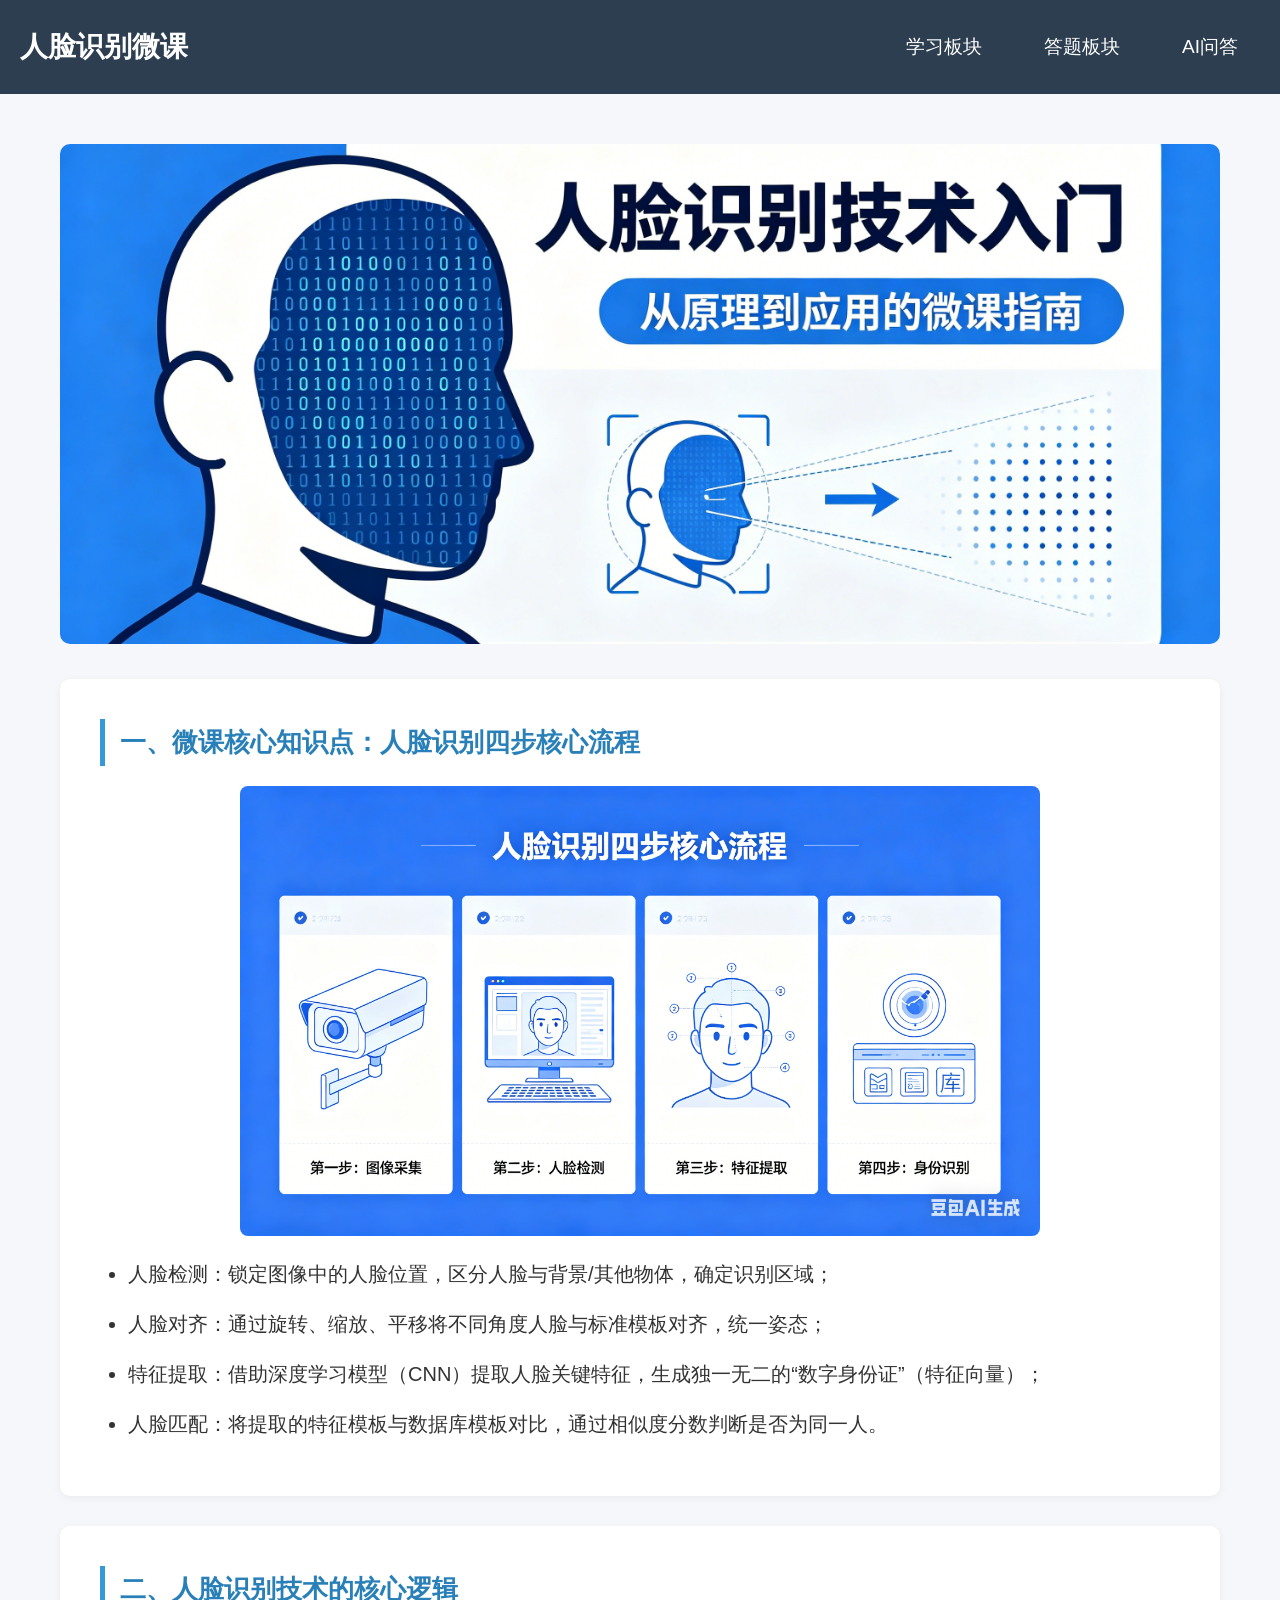
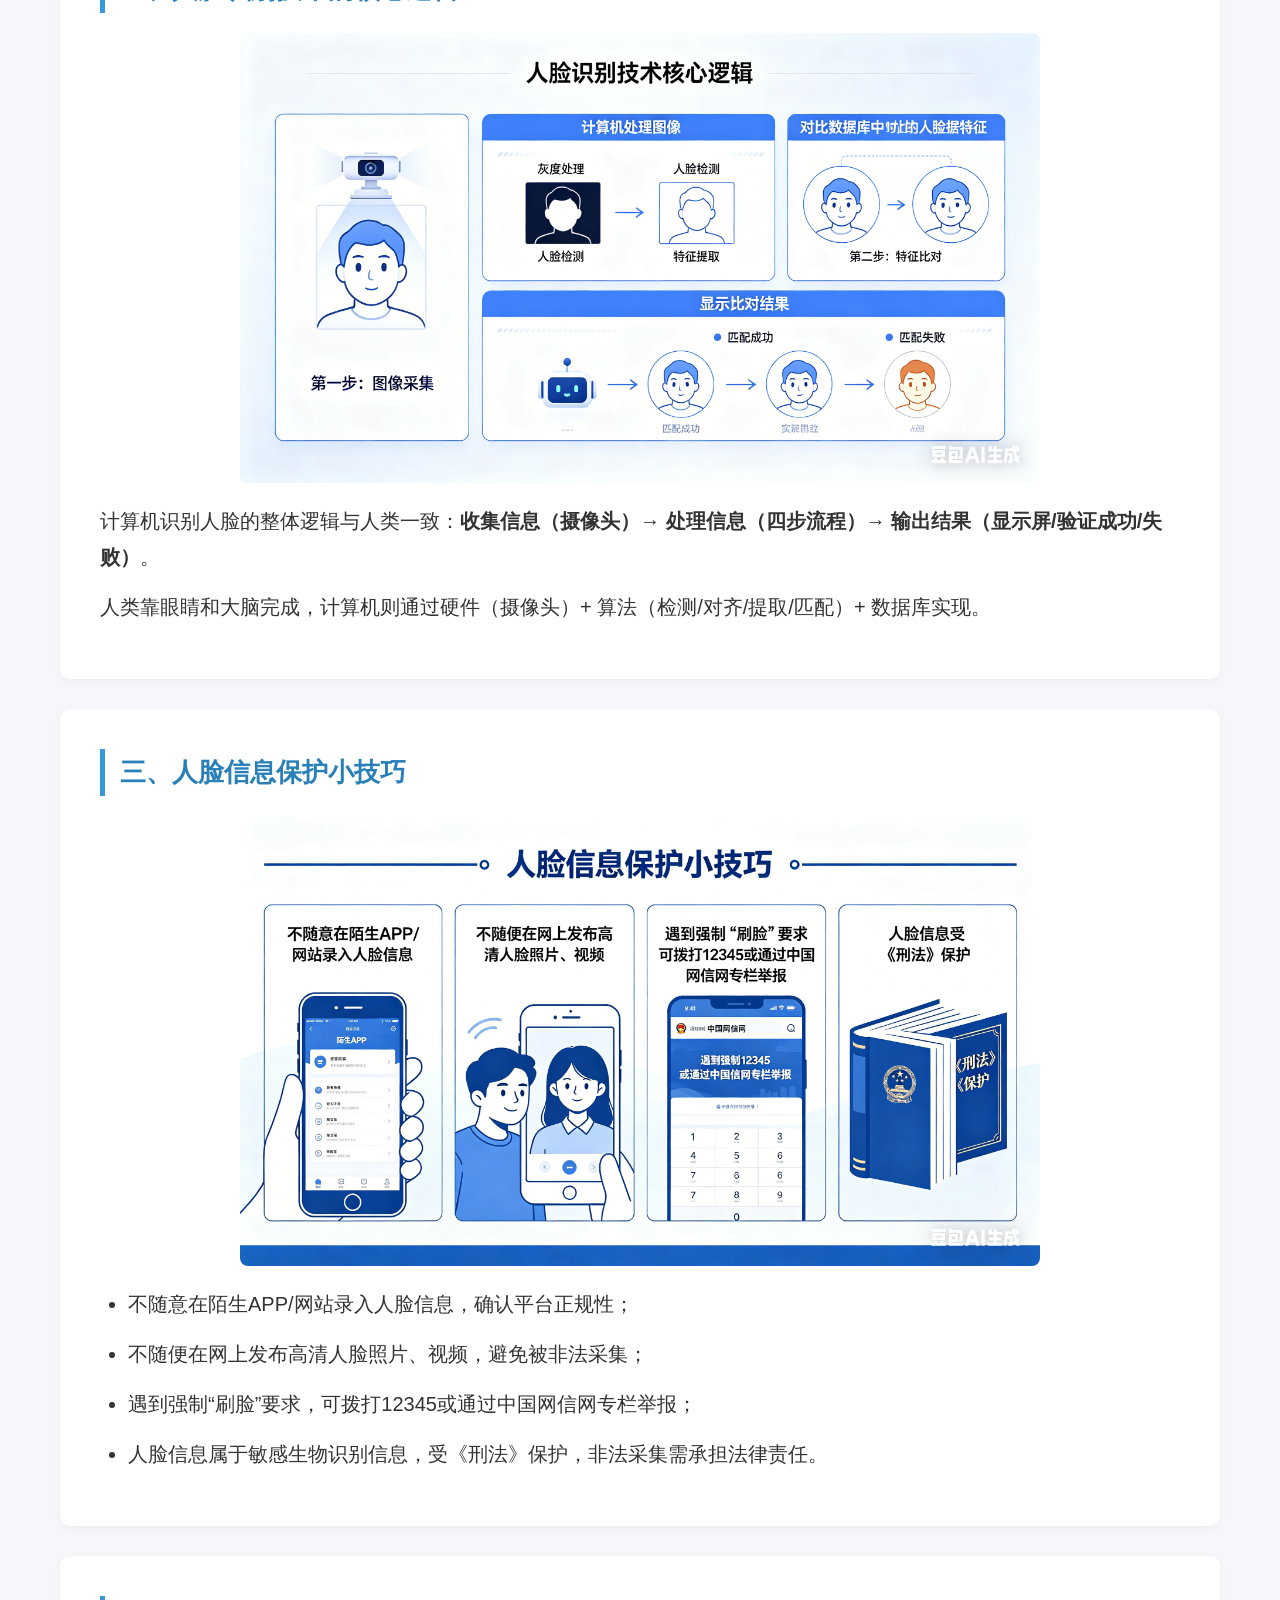
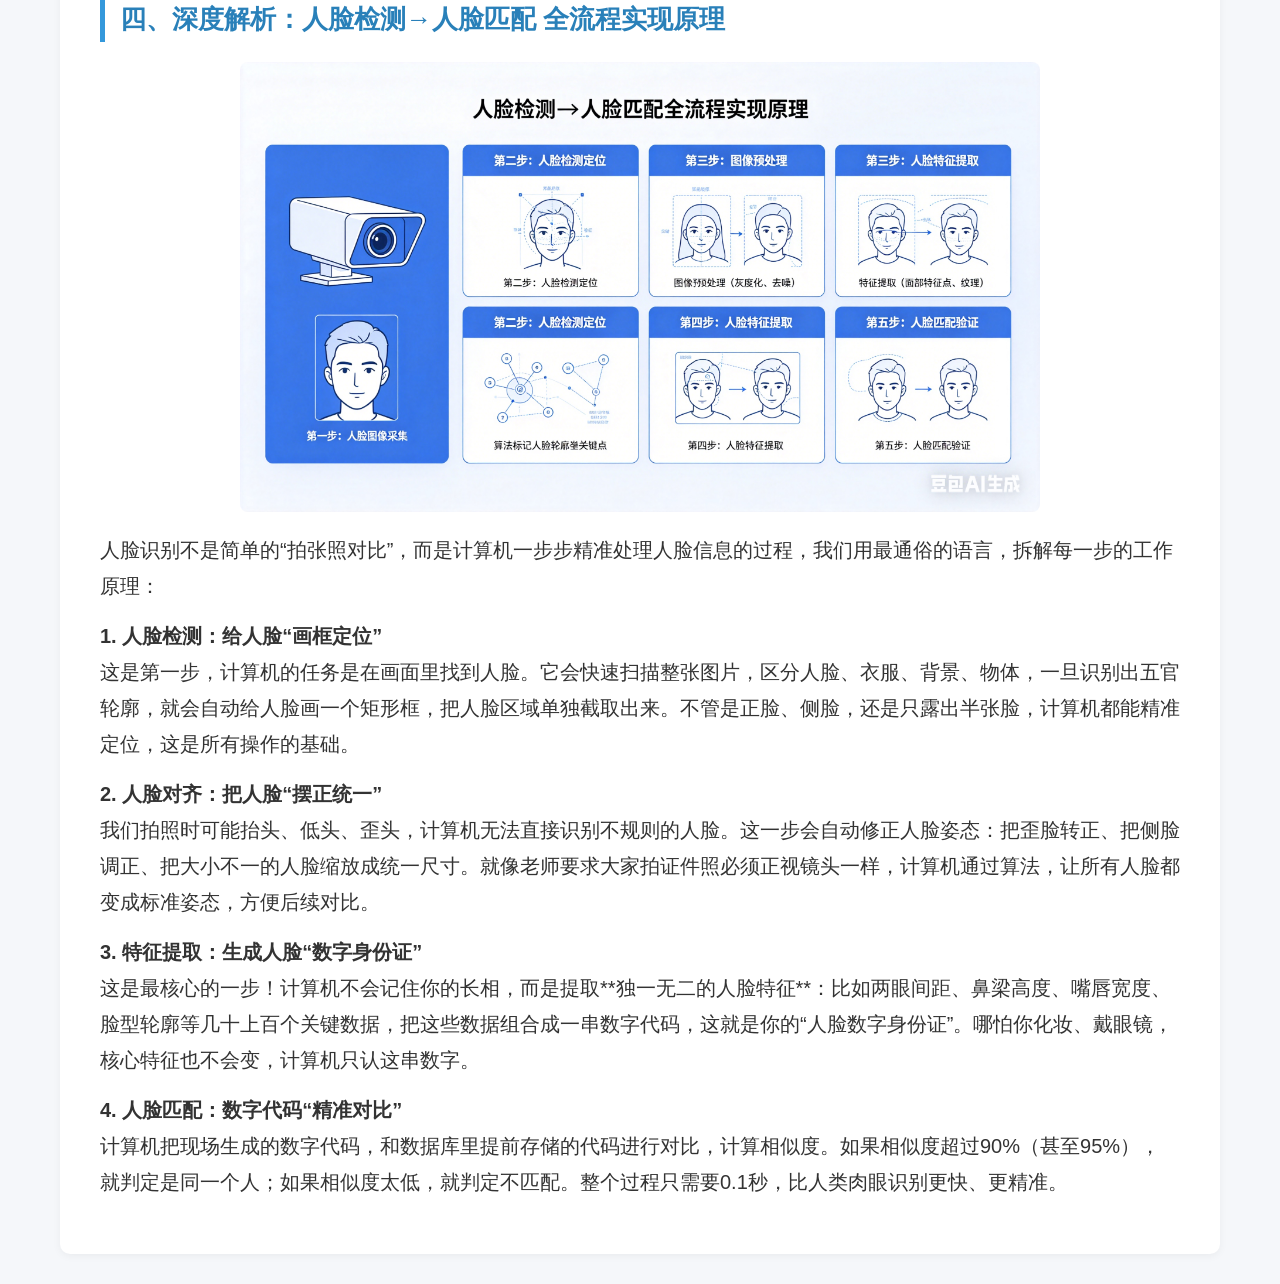
<file: index.html>
<!DOCTYPE html>
<html lang="zh-CN">

<head>
    <meta charset="UTF-8">
    <meta name="viewport" content="width=device-width, initial-scale=1.0">
    <title>人脸识别微课 - 微课学习</title>
    <link rel="stylesheet" href="./css/style.css">
</head>

<body>
    <!-- 响应式导航栏（含二级下拉） -->
    <div class="header">
        <h2 class="logo">人脸识别微课</h2>
        <div class="nav">
            <div class="dropdown">
                <a class="dropdown-btn">学习板块</a>
                <div class="dropdown-content">
                    <a href="./index.html" class="active">微课学习</a>
                    <a href="./pages/learn-apply.html">应用场景</a>
                    <a href="./pages/learn-expand.html">拓展学习</a>
                </div>
            </div>
            <a href="./pages/exam.html">答题板块</a>
            <a href="pages/ai.html">AI问答</a>
        </div>
    </div>

    <div class="content">
        <div class="learn-banner">
            <img src="images/横幅.png" alt="人脸识别微课封面">
        </div>

        <div class="learn-card">
            <h3>一、微课核心知识点：人脸识别四步核心流程</h3>
            <img src="images/人脸识别四步核心流程.png" alt="人脸识别四步流程" class="learn-img">
            <ul>
                <li>人脸检测：锁定图像中的人脸位置，区分人脸与背景/其他物体，确定识别区域；</li>
                <li>人脸对齐：通过旋转、缩放、平移将不同角度人脸与标准模板对齐，统一姿态；</li>
                <li>特征提取：借助深度学习模型（CNN）提取人脸关键特征，生成独一无二的“数字身份证”（特征向量）；</li>
                <li>人脸匹配：将提取的特征模板与数据库模板对比，通过相似度分数判断是否为同一人。</li>
            </ul>
        </div>

        <div class="learn-card">
            <h3>二、人脸识别技术的核心逻辑</h3>
            <img src="images/人脸识别技术的核心逻辑.png" alt="人脸识别核心逻辑" class="learn-img">
            <p>计算机识别人脸的整体逻辑与人类一致：<strong>收集信息（摄像头）→ 处理信息（四步流程）→ 输出结果（显示屏/验证成功/失败）</strong>。</p>
            <p>人类靠眼睛和大脑完成，计算机则通过硬件（摄像头）+ 算法（检测/对齐/提取/匹配）+ 数据库实现。</p>
        </div>

        <div class="learn-card">
            <h3>三、人脸信息保护小技巧</h3>
            <img src="images/人脸信息保护小技巧.png" alt="人脸信息保护" class="learn-img">
            <ul>
                <li>不随意在陌生APP/网站录入人脸信息，确认平台正规性；</li>
                <li>不随便在网上发布高清人脸照片、视频，避免被非法采集；</li>
                <li>遇到强制“刷脸”要求，可拨打12345或通过中国网信网专栏举报；</li>
                <li>人脸信息属于敏感生物识别信息，受《刑法》保护，非法采集需承担法律责任。</li>
            </ul>
        </div>

        <div class="learn-card">
            <h3>四、深度解析：人脸检测→人脸匹配 全流程实现原理</h3>
            <img src="images/深度解析：人脸检测→人脸匹配 全流程实现原理.png" alt="人脸识别深度解析" class="learn-img">
            <p>人脸识别不是简单的“拍张照对比”，而是计算机一步步精准处理人脸信息的过程，我们用最通俗的语言，拆解每一步的工作原理：</p>
            <p><strong>1. 人脸检测：给人脸“画框定位”</strong><br>
                这是第一步，计算机的任务是在画面里找到人脸。它会快速扫描整张图片，区分人脸、衣服、背景、物体，一旦识别出五官轮廓，就会自动给人脸画一个矩形框，把人脸区域单独截取出来。不管是正脸、侧脸，还是只露出半张脸，计算机都能精准定位，这是所有操作的基础。
            </p>
            <p><strong>2. 人脸对齐：把人脸“摆正统一”</strong><br>
                我们拍照时可能抬头、低头、歪头，计算机无法直接识别不规则的人脸。这一步会自动修正人脸姿态：把歪脸转正、把侧脸调正、把大小不一的人脸缩放成统一尺寸。就像老师要求大家拍证件照必须正视镜头一样，计算机通过算法，让所有人脸都变成标准姿态，方便后续对比。
            </p>
            <p><strong>3. 特征提取：生成人脸“数字身份证”</strong><br>
                这是最核心的一步！计算机不会记住你的长相，而是提取**独一无二的人脸特征**：比如两眼间距、鼻梁高度、嘴唇宽度、脸型轮廓等几十上百个关键数据，把这些数据组合成一串数字代码，这就是你的“人脸数字身份证”。哪怕你化妆、戴眼镜，核心特征也不会变，计算机只认这串数字。
            </p>
            <p><strong>4. 人脸匹配：数字代码“精准对比”</strong><br>
                计算机把现场生成的数字代码，和数据库里提前存储的代码进行对比，计算相似度。如果相似度超过90%（甚至95%），就判定是同一个人；如果相似度太低，就判定不匹配。整个过程只需要0.1秒，比人类肉眼识别更快、更精准。
            </p>
        </div>
    </div>

    <script src="./js/main.js"></script>
</body>

</html>
</file>
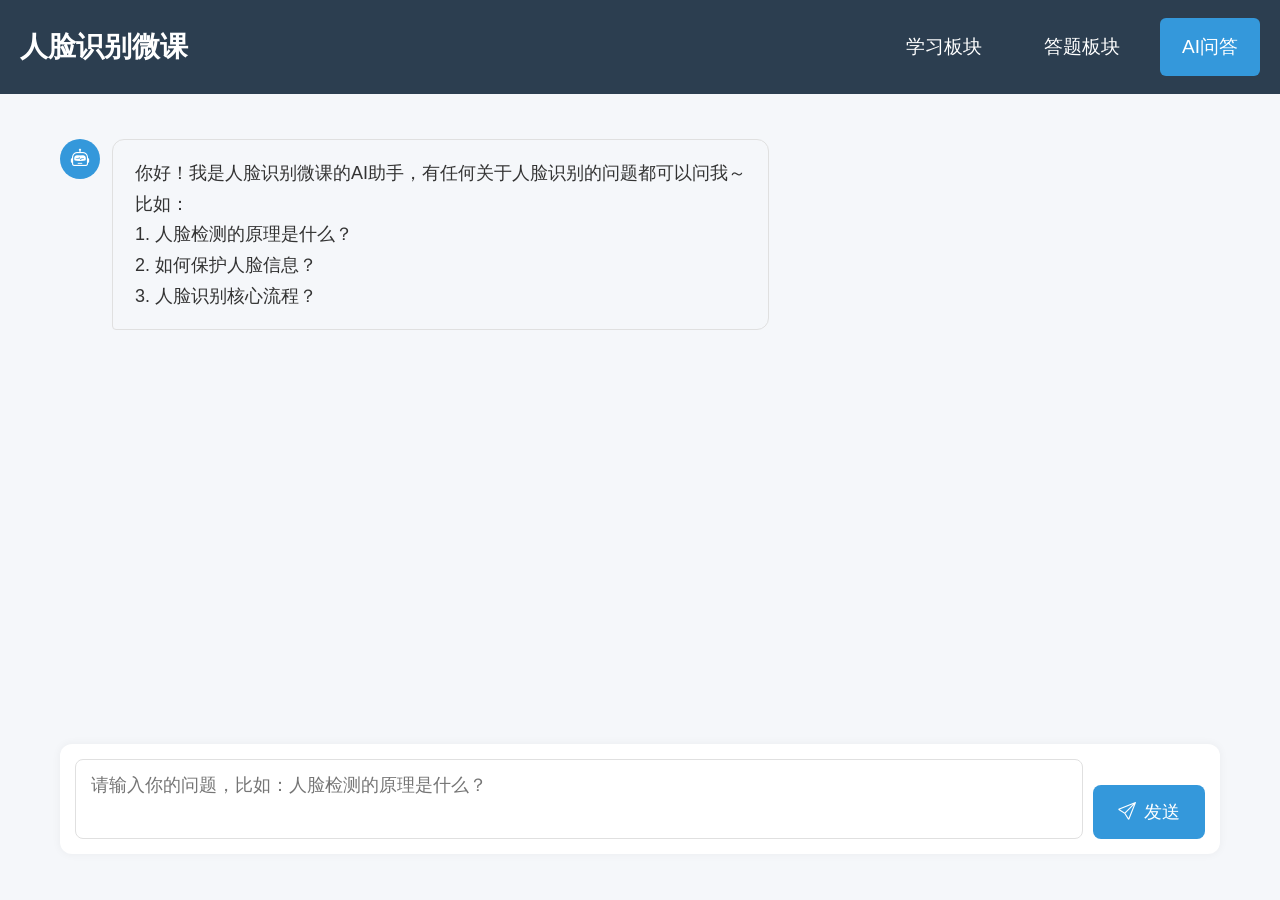
<file: pages/ai.html>
<!DOCTYPE html>
<html lang="zh-CN">

<head>
    <meta charset="UTF-8">
    <meta name="viewport" content="width=device-width, initial-scale=1.0">
    <title>人脸识别微课 - AI问答</title>
    <link rel="stylesheet" href="../css/style.css">
    <link rel="stylesheet" href="https://cdn.jsdelivr.net/npm/bootstrap-icons@1.11.3/font/bootstrap-icons.min.css">
    <style>
        .ai-content {
            max-width: 1200px;
            margin: 0 auto;
            padding: 20px;
            height: calc(100vh - 120px);
            display: flex;
            flex-direction: column;
        }

        .chat-list {
            flex: 1;
            overflow-y: auto;
            padding: 10px 0;
            margin-bottom: 20px;
        }

        .chat-item {
            margin: 15px 0;
            display: flex;
            max-width: 85%;
        }

        .chat-ai {
            flex-direction: row;
        }

        .chat-ai .avatar {
            width: 40px;
            height: 40px;
            border-radius: 50%;
            background: #3498db;
            color: #fff;
            display: flex;
            align-items: center;
            justify-content: center;
            font-size: 18px;
            margin-right: 12px;
            flex-shrink: 0;
        }

        .chat-ai .bubble {
            background: #f5f7fa;
            border: 1px solid #e0e0e0;
            border-radius: 12px 12px 12px 4px;
            padding: 15px 20px;
            font-size: 16px;
            line-height: 1.7;
            color: #333;
        }

        .chat-user {
            flex-direction: row-reverse;
            margin-left: auto;
        }

        .chat-user .avatar {
            width: 40px;
            height: 40px;
            border-radius: 50%;
            background: #2c3e50;
            color: #fff;
            display: flex;
            align-items: center;
            justify-content: center;
            font-size: 18px;
            margin-left: 12px;
            flex-shrink: 0;
        }

        .chat-user .bubble {
            background: #3498db;
            border-radius: 12px 12px 4px 12px;
            padding: 15px 20px;
            font-size: 16px;
            line-height: 1.7;
            color: #fff;
        }

        .input-area {
            position: sticky;
            bottom: 0;
            background: #fff;
            padding: 15px;
            border-radius: 12px;
            box-shadow: 0 0 10px rgba(0, 0, 0, 0.05);
            display: flex;
            gap: 10px;
            align-items: flex-end;
        }

        .input-area textarea {
            flex: 1;
            border: 1px solid #e0e0e0;
            border-radius: 8px;
            padding: 12px 15px;
            font-size: 16px;
            line-height: 1.5;
            resize: none;
            min-height: 60px;
            max-height: 200px;
            outline: none;
            transition: border-color 0.2s;
        }

        .input-area textarea:focus {
            border-color: #3498db;
        }

        .input-area button {
            background: #3498db;
            color: #fff;
            border: none;
            border-radius: 8px;
            padding: 12px 20px;
            font-size: 16px;
            cursor: pointer;
            display: flex;
            align-items: center;
            gap: 8px;
            transition: background 0.2s;
        }

        .input-area button:hover {
            background: #2980b9;
        }

        .input-area button:disabled {
            background: #95a5a6;
            cursor: not-allowed;
        }

        .loading {
            display: inline-block;
            width: 20px;
            height: 20px;
            border: 3px solid #999;
            border-radius: 50%;
            border-top-color: transparent;
            animation: spin 1s linear infinite;
        }

        @keyframes spin {
            to {
                transform: rotate(360deg);
            }
        }

        @media (max-width: 576px) {
            .ai-content {
                height: calc(100vh - 100px);
                padding: 10px;
            }

            .chat-item {
                max-width: 95%;
            }

            .chat-ai .avatar,
            .chat-user .avatar {
                width: 36px;
                height: 36px;
                font-size: 16px;
            }

            .chat-ai .bubble,
            .chat-user .bubble {
                padding: 12px 15px;
                font-size: 15px;
            }

            .input-area {
                padding: 10px;
            }

            .input-area textarea {
                min-height: 50px;
                font-size: 15px;
            }

            .input-area button {
                padding: 10px 15px;
                font-size: 15px;
            }
        }

        @media (min-width: 768px) {

            .chat-ai .bubble,
            .chat-user .bubble {
                font-size: 18px;
                padding: 18px 22px;
            }

            .input-area textarea {
                font-size: 18px;
                min-height: 70px;
            }

            .input-area button {
                padding: 15px 25px;
                font-size: 18px;
            }
        }
    </style>
</head>

<body>
    <div class="header">
        <h2 class="logo">人脸识别微课</h2>
        <div class="nav">
            <div class="dropdown">
                <a class="dropdown-btn">学习板块</a>
                <div class="dropdown-content">
                    <a href="../index.html">微课学习</a>
                    <a href="./learn-apply.html">应用场景</a>
                    <a href="./learn-expand.html">拓展学习</a>
                </div>
            </div>
            <a href="./exam.html">答题板块</a>
            <a href="./ai.html" class="active">AI问答</a>
        </div>
    </div>

    <div class="ai-content">
        <div class="chat-list" id="chatList"></div>
        <div class="input-area">
            <textarea id="chatInput" placeholder="请输入你的问题，比如：人脸检测的原理是什么？"></textarea>
            <button id="sendBtn"><i class="bi bi-send"></i> 发送</button>
        </div>
    </div>

    <script>
        // ========== 对接你的后端服务器（已配置完成） ==========
        const API_URL = "http://8.138.139.252:3000/api/chat";

        // ========== 全局变量 ==========
        const chatInput = document.getElementById('chatInput');
        const sendBtn = document.getElementById('sendBtn');
        const chatList = document.getElementById('chatList');
        let isSending = false;

        // ========== 初始化欢迎语 ==========
        function initWelcome() {
            const welcomeHtml = `
                <div class="chat-item chat-ai">
                    <div class="avatar"><i class="bi bi-robot"></i></div>
                    <div class="bubble">
                        你好！我是人脸识别微课的AI助手，有任何关于人脸识别的问题都可以问我～<br>
                        比如：<br>1. 人脸检测的原理是什么？<br>2. 如何保护人脸信息？<br>3. 人脸识别核心流程？
                    </div>
                </div>
            `;
            chatList.innerHTML = welcomeHtml;
            chatList.scrollTop = chatList.scrollHeight;
        }
        window.onload = initWelcome;

        // ========== 输入框自适应 ==========
        chatInput.addEventListener('input', function () {
            this.style.height = 'auto';
            this.style.height = Math.min(this.scrollHeight, 200) + 'px';
        });

        // ========== 发送消息 ==========
        sendBtn.addEventListener('click', sendMessage);
        chatInput.addEventListener('keydown', (e) => {
            if (e.key === 'Enter' && !e.shiftKey) {
                e.preventDefault();
                sendMessage();
            }
        });

        async function sendMessage() {
            if (isSending) return;
            const userMsg = chatInput.value.trim();
            if (!userMsg) {
                alert("请输入问题！");
                return;
            }

            // 1. 显示用户消息
            const userHtml = `
                <div class="chat-item chat-user">
                    <div class="avatar"><i class="bi bi-person"></i></div>
                    <div class="bubble">${userMsg}</div>
                </div>
            `;
            chatList.innerHTML += userHtml;
            chatInput.value = '';
            chatInput.style.height = 'auto';
            chatList.scrollTop = chatList.scrollHeight;

            // 2. 显示加载中
            const loadingHtml = `
                <div class="chat-item chat-ai" id="loading">
                    <div class="avatar"><i class="bi bi-robot"></i></div>
                    <div class="bubble"><div class="loading"></div> 正在思考...</div>
                </div>
            `;
            chatList.innerHTML += loadingHtml;
            chatList.scrollTop = chatList.scrollHeight;
            sendBtn.disabled = true;
            isSending = true;

            try {
                // 3. 请求你的后端服务器
                const response = await fetch(API_URL, {
                    method: 'POST',
                    headers: { 'Content-Type': 'application/json' },
                    body: JSON.stringify({ message: userMsg })
                });

                const result = await response.json();
                let aiMsg = result.output?.text || "抱歉，我暂时无法回答";

                // 4. 显示AI回复
                document.getElementById('loading').remove();
                const aiHtml = `
                    <div class="chat-item chat-ai">
                        <div class="avatar"><i class="bi bi-robot"></i></div>
                        <div class="bubble">${aiMsg.replace(/\n/g, '<br>')}</div>
                    </div>
                `;
                chatList.innerHTML += aiHtml;

            } catch (err) {
                document.getElementById('loading').remove();
                const errorHtml = `
                    <div class="chat-item chat-ai">
                        <div class="avatar"><i class="bi bi-robot"></i></div>
                        <div class="bubble" style="color:red;">连接失败，请检查服务器是否运行</div>
                    </div>
                `;
                chatList.innerHTML += errorHtml;
            } finally {
                sendBtn.disabled = false;
                isSending = false;
                chatList.scrollTop = chatList.scrollHeight;
            }
        }
    </script>
</body>

</html>
</file>
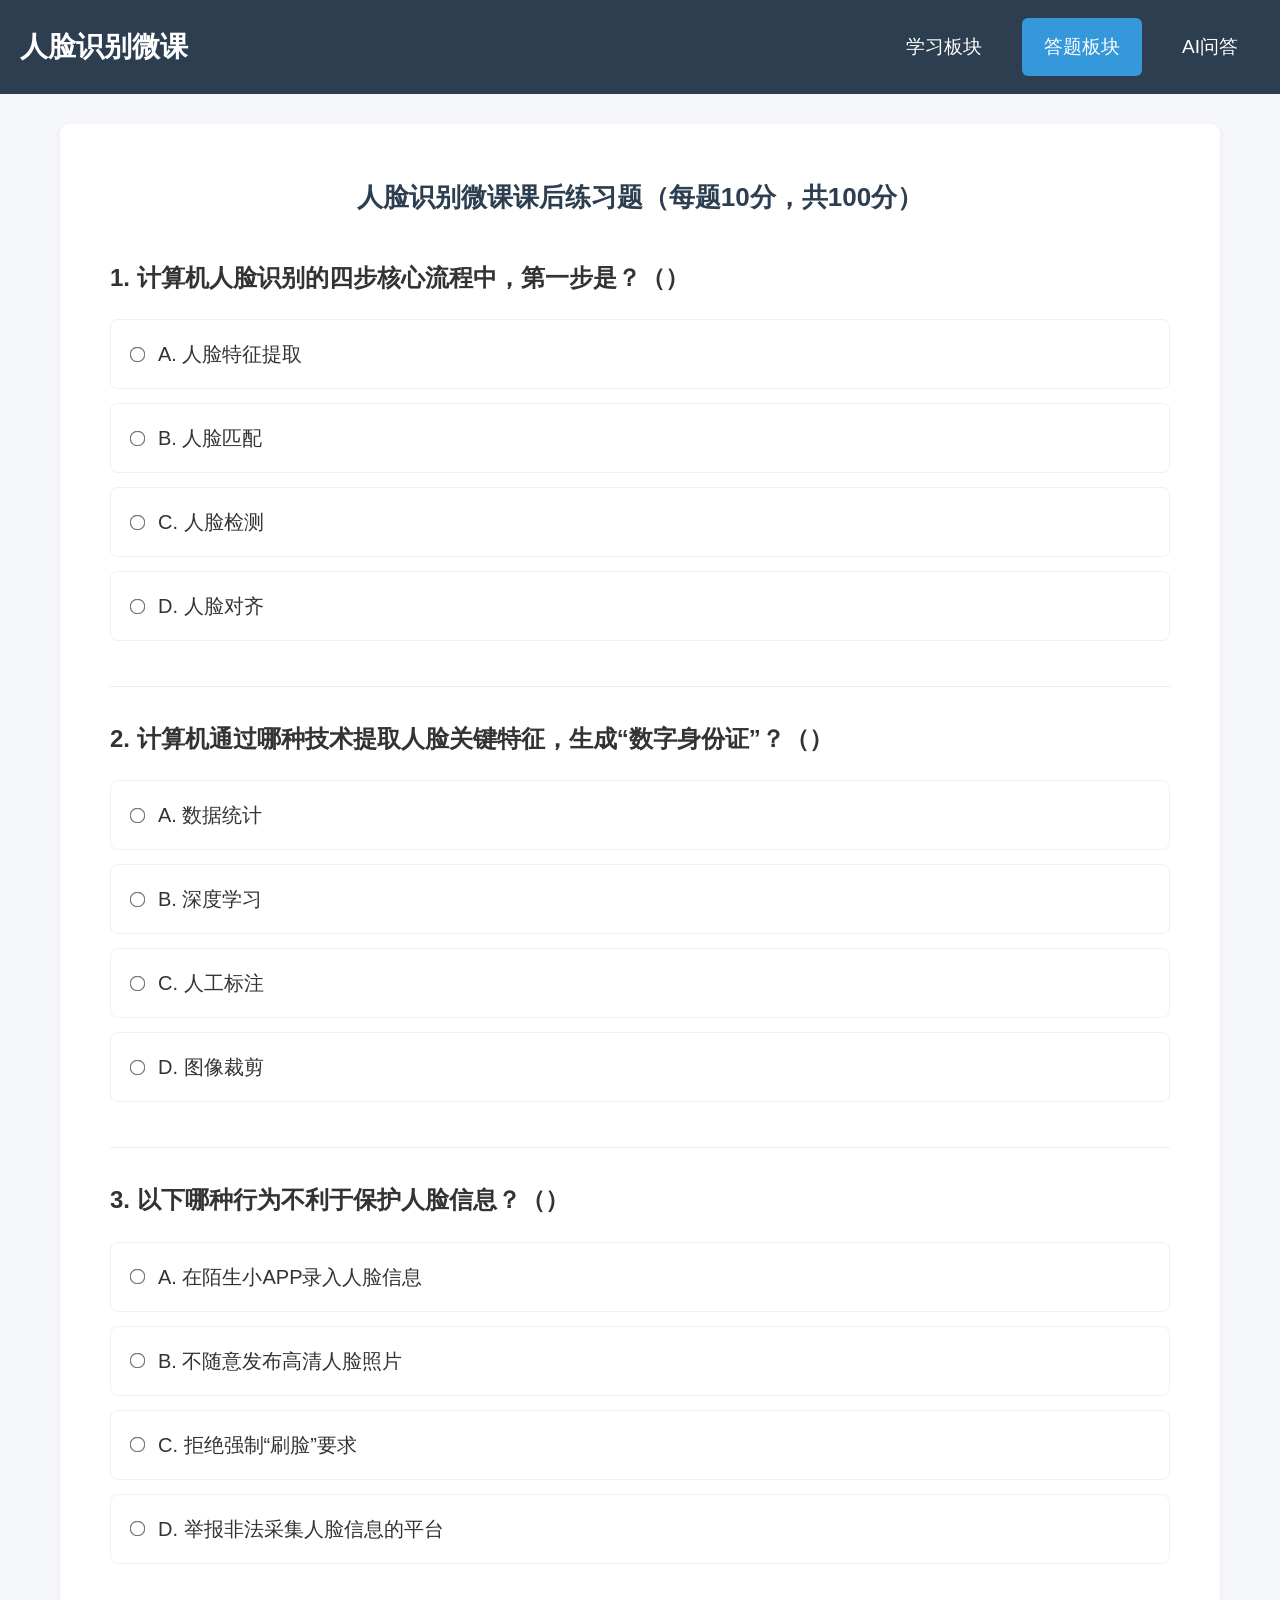
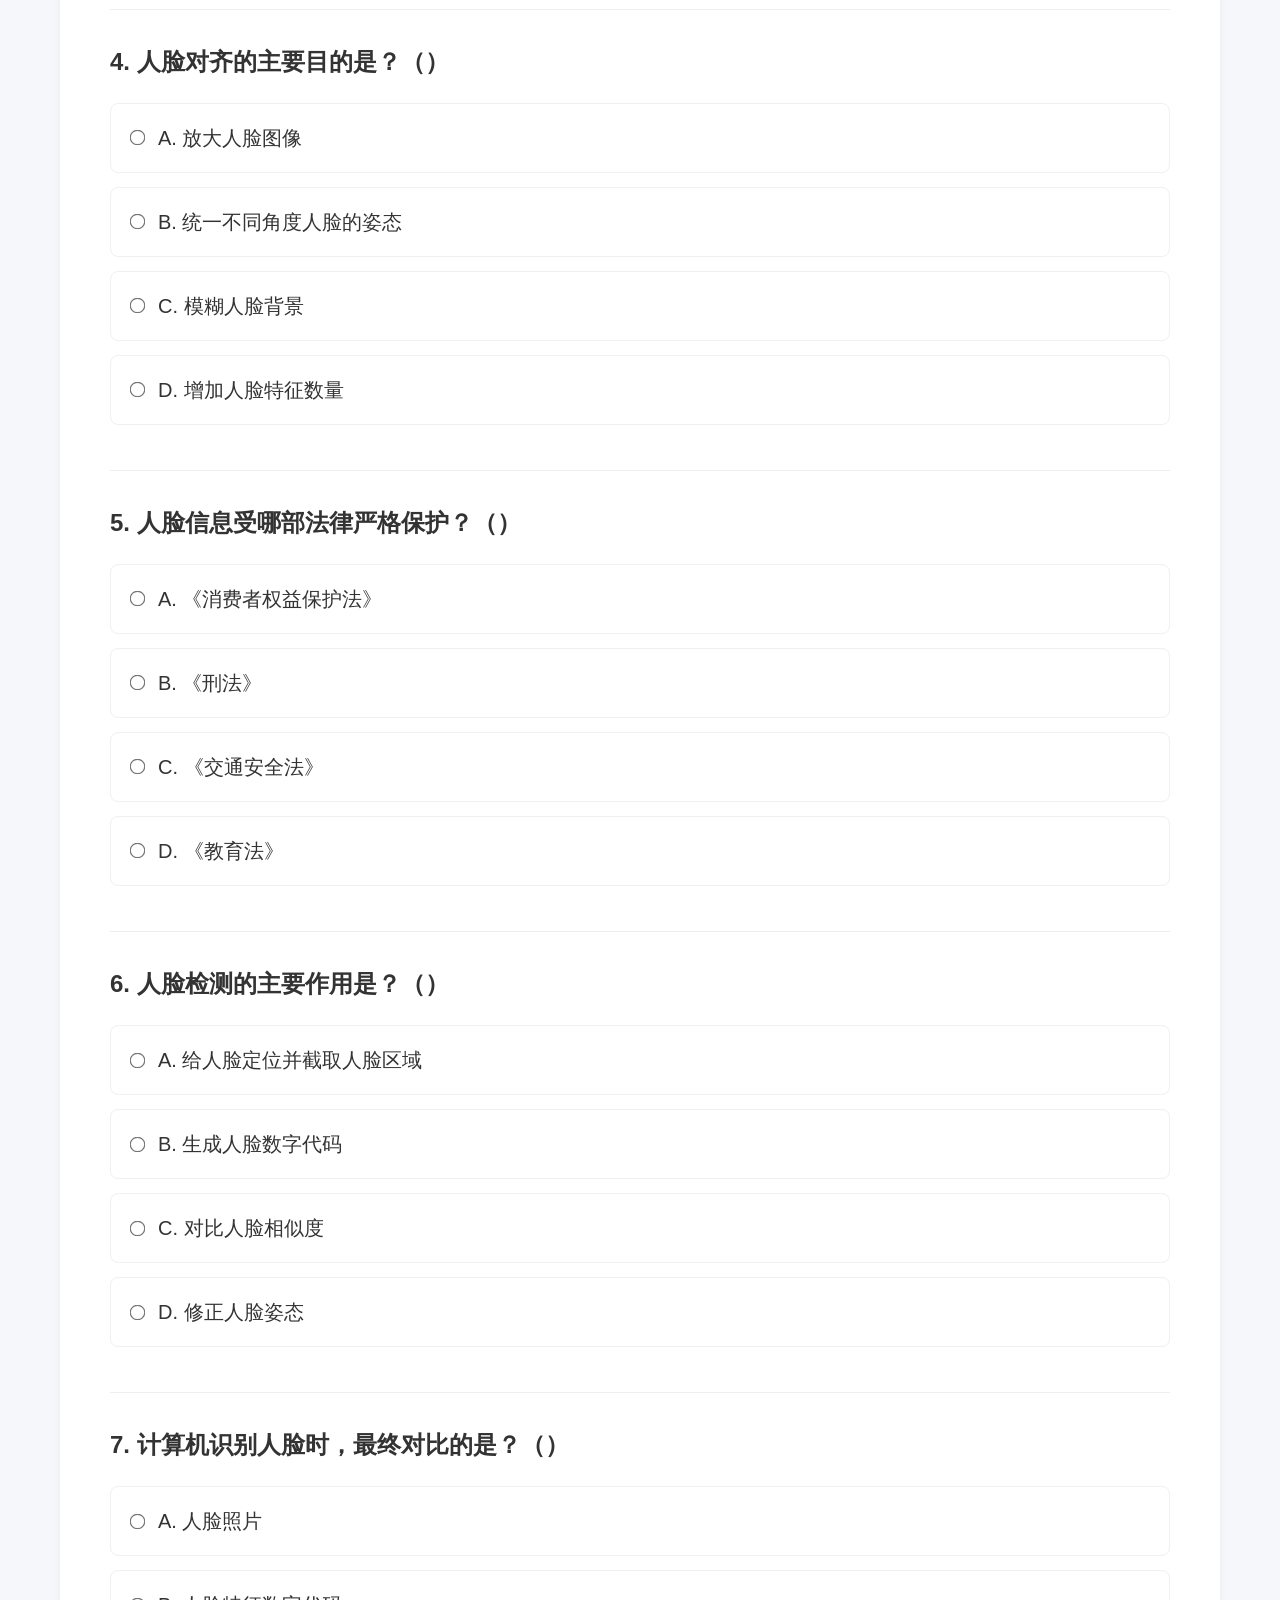
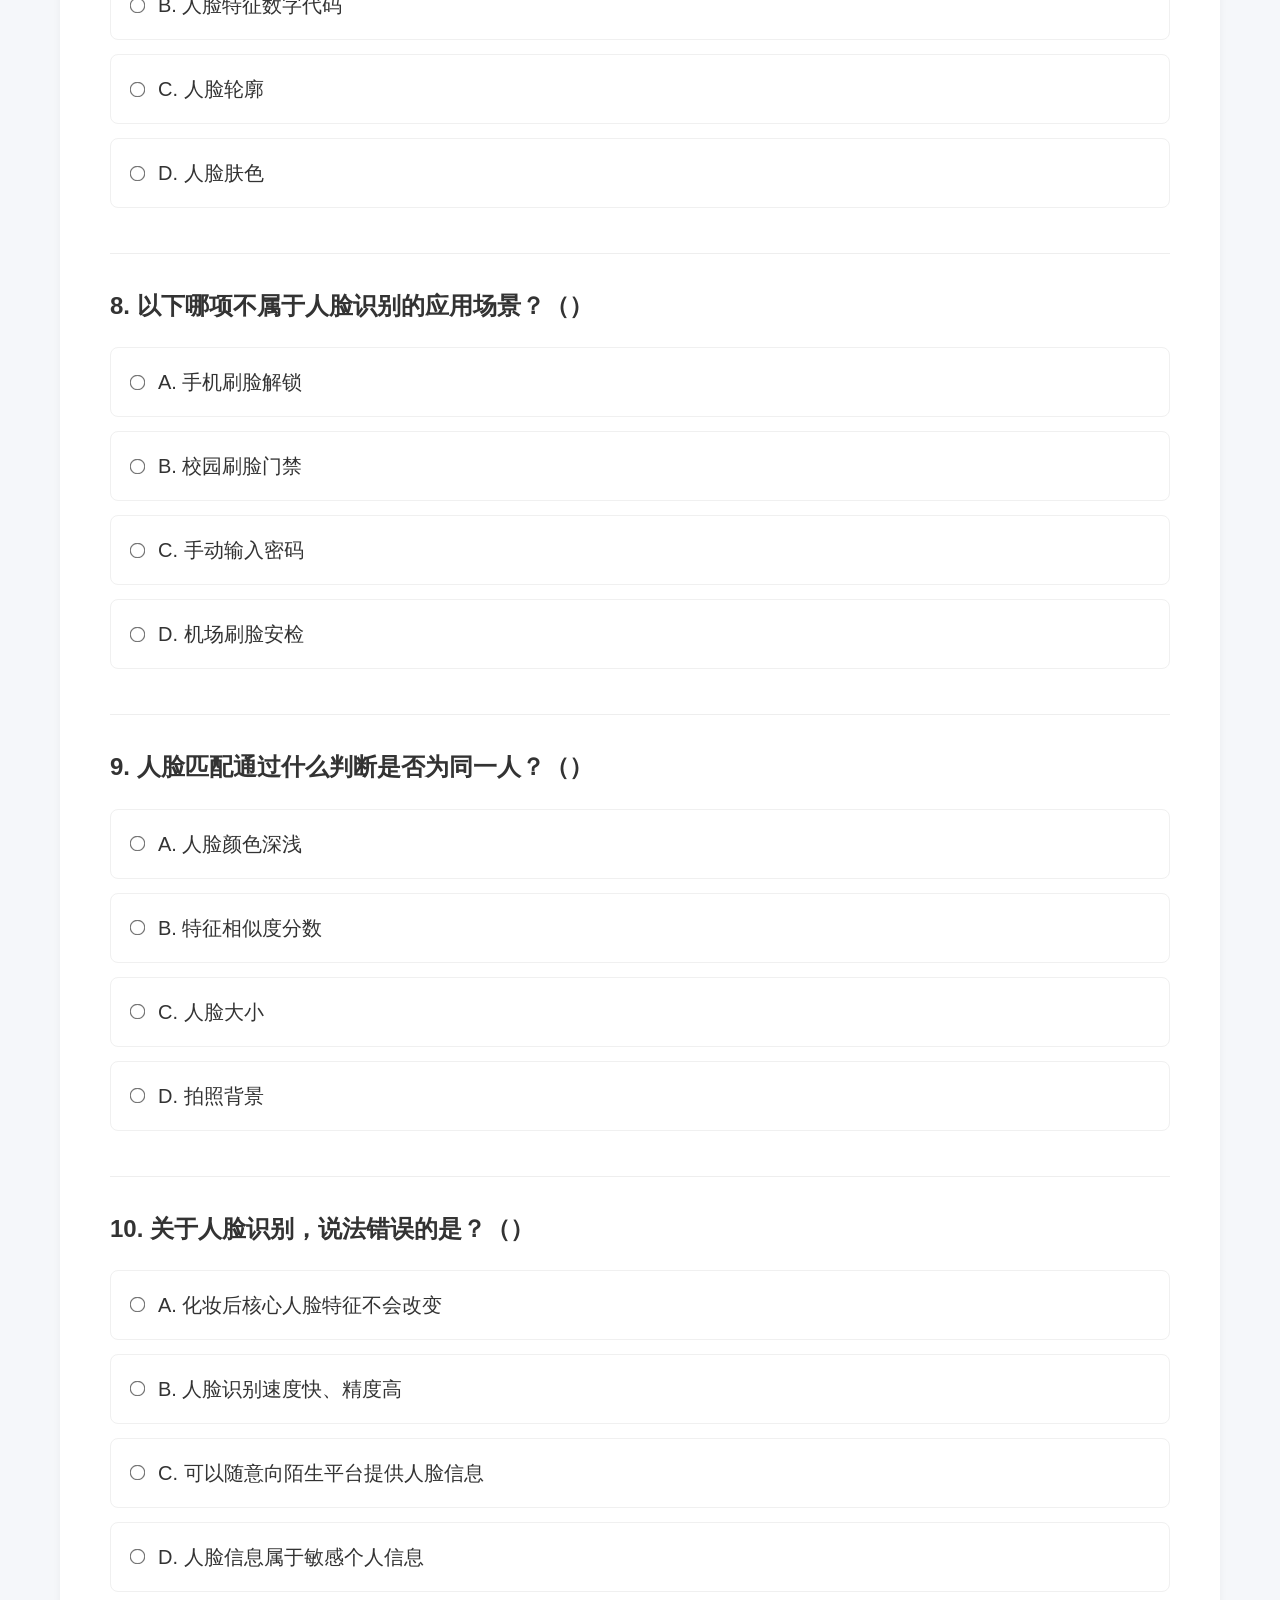
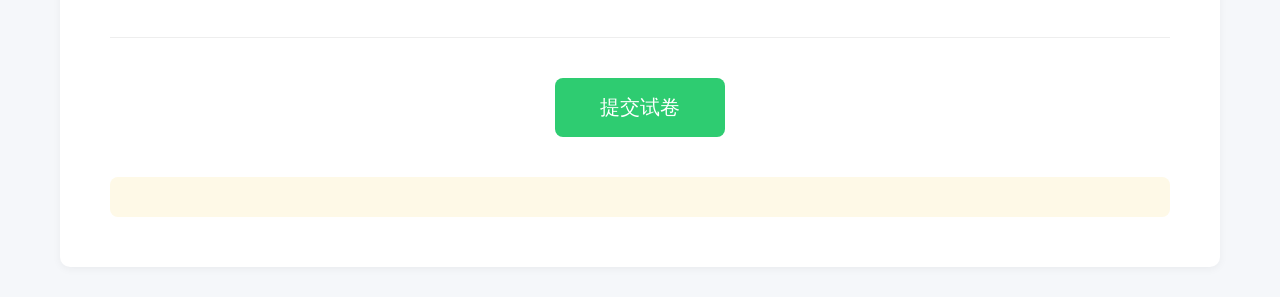
<file: pages/exam.html>
<!DOCTYPE html>
<html lang="zh-CN">

<head>
    <meta charset="UTF-8">
    <meta name="viewport" content="width=device-width, initial-scale=1.0">
    <title>答题板块 - 人脸识别微课</title>
    <link rel="stylesheet" href="../css/style.css">
</head>

<body>
    <div class="header">
        <h2 class="logo">人脸识别微课</h2>
        <div class="nav">
            <div class="dropdown">
                <a class="dropdown-btn">学习板块</a>
                <div class="dropdown-content">
                    <a href="../index.html">微课学习</a>
                    <a href="./learn-apply.html">应用场景</a>
                    <a href="./learn-expand.html">拓展学习</a>
                </div>
            </div>
            <a href="./exam.html" class="active">答题板块</a>
            <a href="ai.html">AI问答</a>
        </div>
    </div>

    <div class="content">
        <div class="exam-card">
            <h3>人脸识别微课课后练习题（每题10分，共100分）</h3>

            <div class="question" id="q1">
                <h4>1. 计算机人脸识别的四步核心流程中，第一步是？（）</h4>
                <label class="option"><input type="radio" name="q1" value="A"> A. 人脸特征提取</label>
                <label class="option"><input type="radio" name="q1" value="B"> B. 人脸匹配</label>
                <label class="option"><input type="radio" name="q1" value="C"> C. 人脸检测</label>
                <label class="option"><input type="radio" name="q1" value="D"> D. 人脸对齐</label>
                <div class="analysis" id="analysis1"></div>
            </div>

            <div class="question" id="q2">
                <h4>2. 计算机通过哪种技术提取人脸关键特征，生成“数字身份证”？（）</h4>
                <label class="option"><input type="radio" name="q2" value="A"> A. 数据统计</label>
                <label class="option"><input type="radio" name="q2" value="B"> B. 深度学习</label>
                <label class="option"><input type="radio" name="q2" value="C"> C. 人工标注</label>
                <label class="option"><input type="radio" name="q2" value="D"> D. 图像裁剪</label>
                <div class="analysis" id="analysis2"></div>
            </div>

            <div class="question" id="q3">
                <h4>3. 以下哪种行为不利于保护人脸信息？（）</h4>
                <label class="option"><input type="radio" name="q3" value="A"> A. 在陌生小APP录入人脸信息</label>
                <label class="option"><input type="radio" name="q3" value="B"> B. 不随意发布高清人脸照片</label>
                <label class="option"><input type="radio" name="q3" value="C"> C. 拒绝强制“刷脸”要求</label>
                <label class="option"><input type="radio" name="q3" value="D"> D. 举报非法采集人脸信息的平台</label>
                <div class="analysis" id="analysis3"></div>
            </div>

            <div class="question" id="q4">
                <h4>4. 人脸对齐的主要目的是？（）</h4>
                <label class="option"><input type="radio" name="q4" value="A"> A. 放大人脸图像</label>
                <label class="option"><input type="radio" name="q4" value="B"> B. 统一不同角度人脸的姿态</label>
                <label class="option"><input type="radio" name="q4" value="C"> C. 模糊人脸背景</label>
                <label class="option"><input type="radio" name="q4" value="D"> D. 增加人脸特征数量</label>
                <div class="analysis" id="analysis4"></div>
            </div>

            <div class="question" id="q5">
                <h4>5. 人脸信息受哪部法律严格保护？（）</h4>
                <label class="option"><input type="radio" name="q5" value="A"> A. 《消费者权益保护法》</label>
                <label class="option"><input type="radio" name="q5" value="B"> B. 《刑法》</label>
                <label class="option"><input type="radio" name="q5" value="C"> C. 《交通安全法》</label>
                <label class="option"><input type="radio" name="q5" value="D"> D. 《教育法》</label>
                <div class="analysis" id="analysis5"></div>
            </div>

            <div class="question" id="q6">
                <h4>6. 人脸检测的主要作用是？（）</h4>
                <label class="option"><input type="radio" name="q6" value="A"> A. 给人脸定位并截取人脸区域</label>
                <label class="option"><input type="radio" name="q6" value="B"> B. 生成人脸数字代码</label>
                <label class="option"><input type="radio" name="q6" value="C"> C. 对比人脸相似度</label>
                <label class="option"><input type="radio" name="q6" value="D"> D. 修正人脸姿态</label>
                <div class="analysis" id="analysis6"></div>
            </div>

            <div class="question" id="q7">
                <h4>7. 计算机识别人脸时，最终对比的是？（）</h4>
                <label class="option"><input type="radio" name="q7" value="A"> A. 人脸照片</label>
                <label class="option"><input type="radio" name="q7" value="B"> B. 人脸特征数字代码</label>
                <label class="option"><input type="radio" name="q7" value="C"> C. 人脸轮廓</label>
                <label class="option"><input type="radio" name="q7" value="D"> D. 人脸肤色</label>
                <div class="analysis" id="analysis7"></div>
            </div>

            <div class="question" id="q8">
                <h4>8. 以下哪项不属于人脸识别的应用场景？（）</h4>
                <label class="option"><input type="radio" name="q8" value="A"> A. 手机刷脸解锁</label>
                <label class="option"><input type="radio" name="q8" value="B"> B. 校园刷脸门禁</label>
                <label class="option"><input type="radio" name="q8" value="C"> C. 手动输入密码</label>
                <label class="option"><input type="radio" name="q8" value="D"> D. 机场刷脸安检</label>
                <div class="analysis" id="analysis8"></div>
            </div>

            <div class="question" id="q9">
                <h4>9. 人脸匹配通过什么判断是否为同一人？（）</h4>
                <label class="option"><input type="radio" name="q9" value="A"> A. 人脸颜色深浅</label>
                <label class="option"><input type="radio" name="q9" value="B"> B. 特征相似度分数</label>
                <label class="option"><input type="radio" name="q9" value="C"> C. 人脸大小</label>
                <label class="option"><input type="radio" name="q9" value="D"> D. 拍照背景</label>
                <div class="analysis" id="analysis9"></div>
            </div>

            <div class="question" id="q10">
                <h4>10. 关于人脸识别，说法错误的是？（）</h4>
                <label class="option"><input type="radio" name="q10" value="A"> A. 化妆后核心人脸特征不会改变</label>
                <label class="option"><input type="radio" name="q10" value="B"> B. 人脸识别速度快、精度高</label>
                <label class="option"><input type="radio" name="q10" value="C"> C. 可以随意向陌生平台提供人脸信息</label>
                <label class="option"><input type="radio" name="q10" value="D"> D. 人脸信息属于敏感个人信息</label>
                <div class="analysis" id="analysis10"></div>
            </div>

            <button id="submitBtn">提交试卷</button>
            <div id="scoreResult" class="score-result"></div>
        </div>
    </div>
    <script src="../js/main.js"></script>
</body>

</html>
</file>
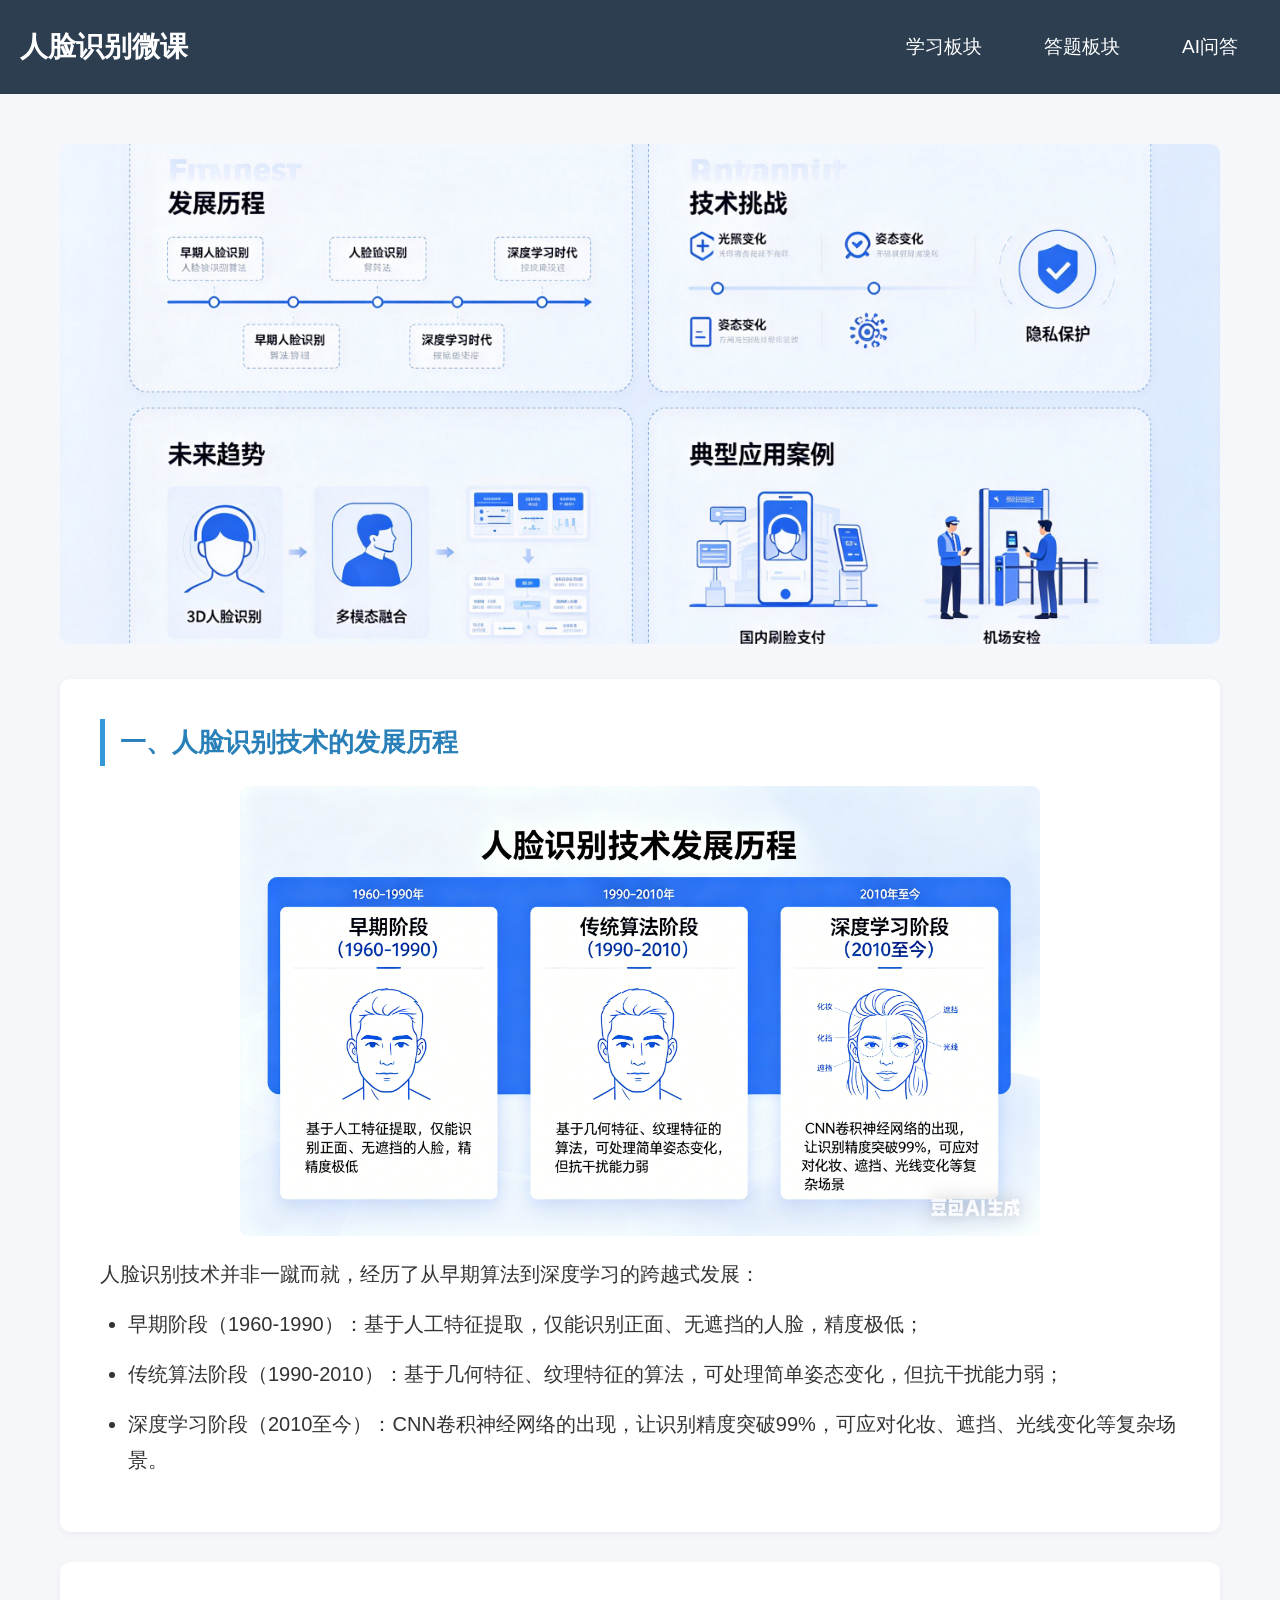
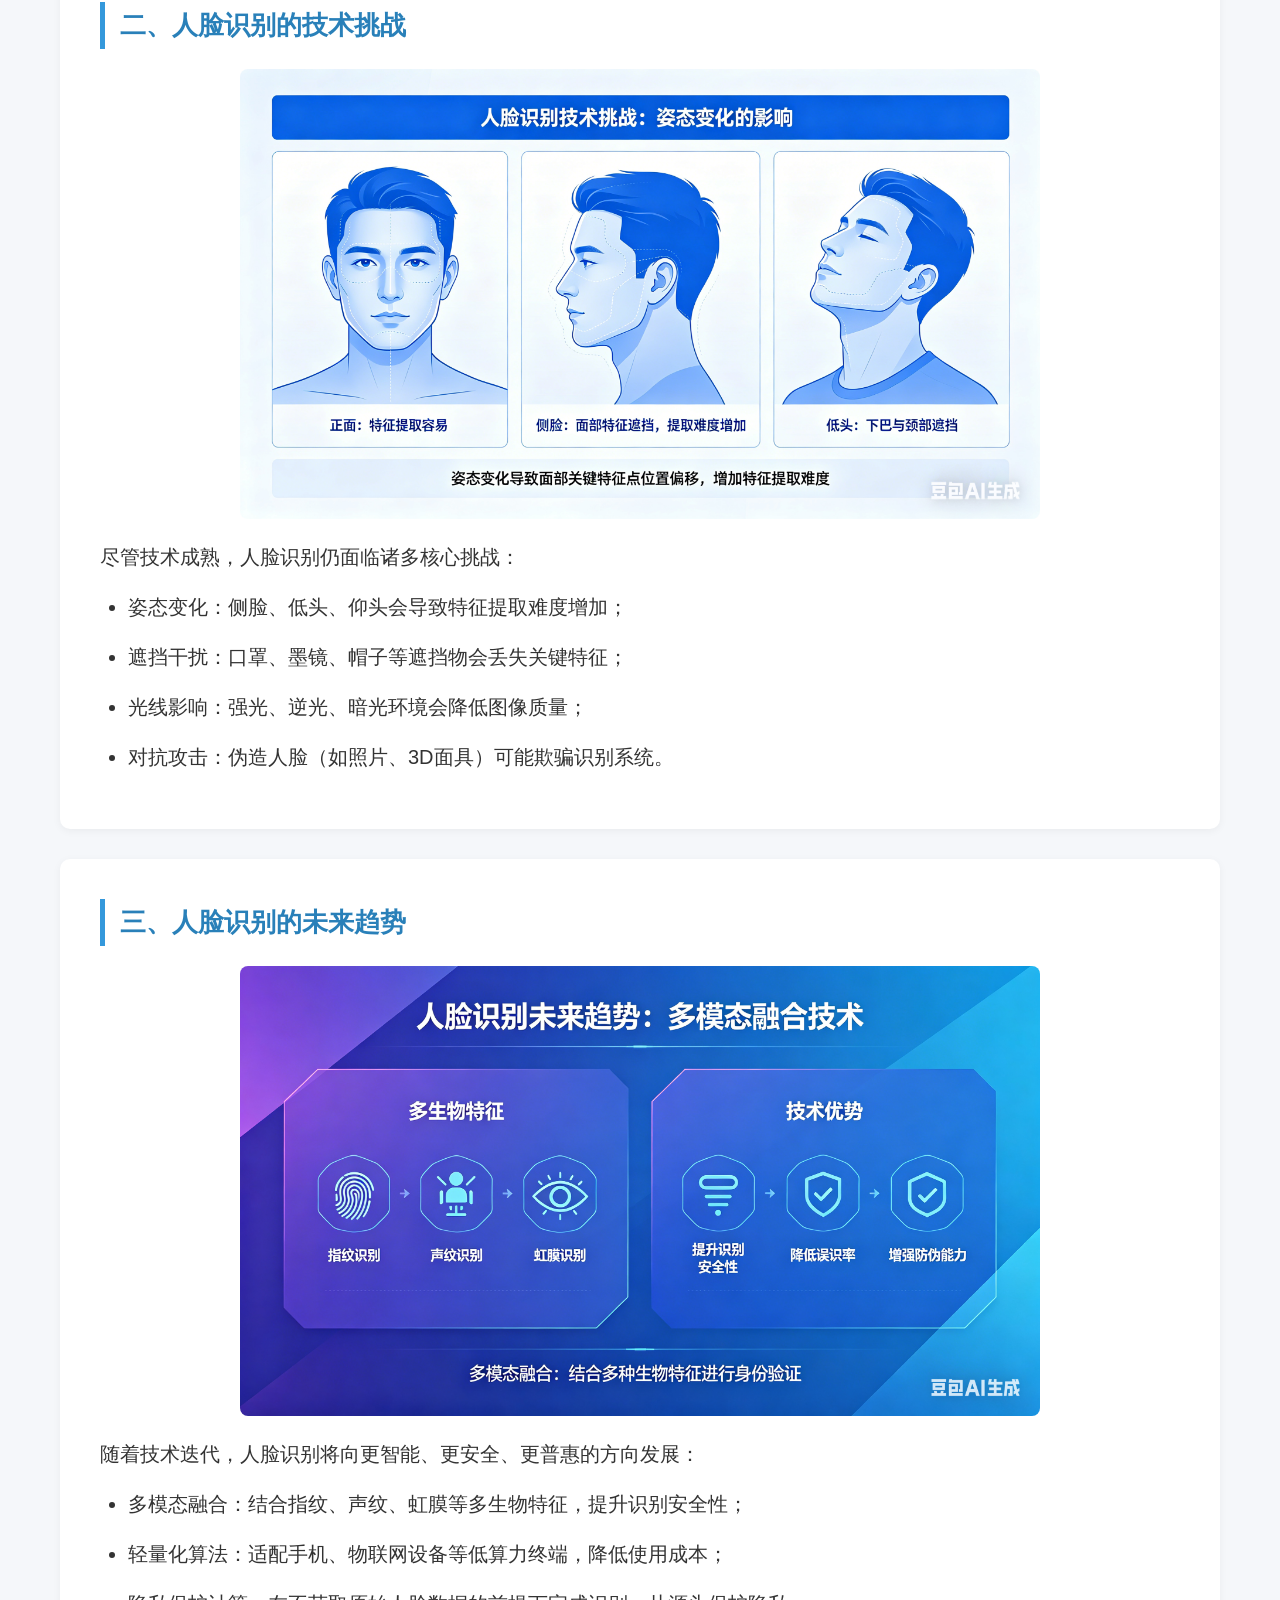
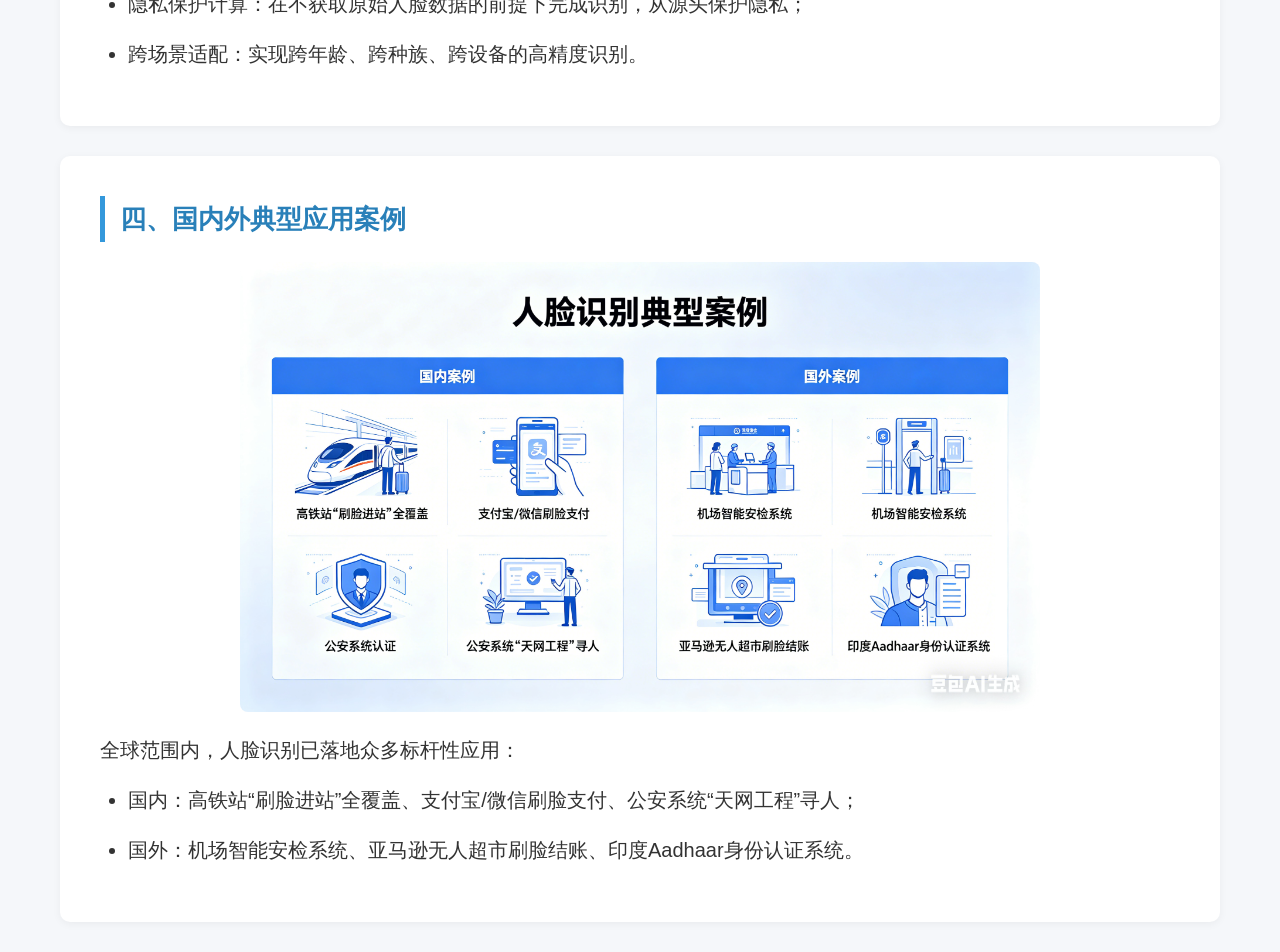
<file: pages/learn-expand.html>
<!DOCTYPE html>
<html lang="zh-CN">

<head>
    <meta charset="UTF-8">
    <meta name="viewport" content="width=device-width, initial-scale=1.0">
    <title>人脸识别微课 - 拓展学习</title>
    <link rel="stylesheet" href="../css/style.css">
</head>

<body>
    <!-- 响应式导航栏（含二级下拉） -->
    <div class="header">
        <h2 class="logo">人脸识别微课</h2>
        <div class="nav">
            <div class="dropdown">
                <a class="dropdown-btn">学习板块</a>
                <div class="dropdown-content">
                    <a href="../index.html">微课学习</a>
                    <a href="./learn-apply.html">应用场景</a>
                    <a href="./learn-expand.html" class="active">拓展学习</a>
                </div>
            </div>
            <a href="./exam.html">答题板块</a>
            <a href="ai.html">AI问答</a>
        </div>
    </div>

    <div class="content">
        <div class="learn-banner">
            <img src="tp/人脸识别拓展学习.png" alt="人脸识别拓展学习">
        </div>

        <div class="learn-card">
            <h3>一、人脸识别技术的发展历程</h3>
            <img src="tp/人脸识别技术的发展历程.png" alt="人脸识别发展历程" class="learn-img">
            <p>人脸识别技术并非一蹴而就，经历了从早期算法到深度学习的跨越式发展：</p>
            <ul>
                <li>早期阶段（1960-1990）：基于人工特征提取，仅能识别正面、无遮挡的人脸，精度极低；</li>
                <li>传统算法阶段（1990-2010）：基于几何特征、纹理特征的算法，可处理简单姿态变化，但抗干扰能力弱；</li>
                <li>深度学习阶段（2010至今）：CNN卷积神经网络的出现，让识别精度突破99%，可应对化妆、遮挡、光线变化等复杂场景。</li>
            </ul>
        </div>

        <div class="learn-card">
            <h3>二、人脸识别的技术挑战</h3>
            <img src="tp/人脸识别的技术挑战.png" alt="人脸识别技术挑战" class="learn-img">
            <p>尽管技术成熟，人脸识别仍面临诸多核心挑战：</p>
            <ul>
                <li>姿态变化：侧脸、低头、仰头会导致特征提取难度增加；</li>
                <li>遮挡干扰：口罩、墨镜、帽子等遮挡物会丢失关键特征；</li>
                <li>光线影响：强光、逆光、暗光环境会降低图像质量；</li>
                <li>对抗攻击：伪造人脸（如照片、3D面具）可能欺骗识别系统。</li>
            </ul>
        </div>

        <div class="learn-card">
            <h3>三、人脸识别的未来趋势</h3>
            <img src="tp/人脸识别未来趋势.png" alt="人脸识别未来趋势" class="learn-img">
            <p>随着技术迭代，人脸识别将向更智能、更安全、更普惠的方向发展：</p>
            <ul>
                <li>多模态融合：结合指纹、声纹、虹膜等多生物特征，提升识别安全性；</li>
                <li>轻量化算法：适配手机、物联网设备等低算力终端，降低使用成本；</li>
                <li>隐私保护计算：在不获取原始人脸数据的前提下完成识别，从源头保护隐私；</li>
                <li>跨场景适配：实现跨年龄、跨种族、跨设备的高精度识别。</li>
            </ul>
        </div>

        <div class="learn-card">
            <h3>四、国内外典型应用案例</h3>
            <img src="tp/人脸识别典型案例.png" alt="人脸识别典型案例" class="learn-img">
            <p>全球范围内，人脸识别已落地众多标杆性应用：</p>
            <ul>
                <li>国内：高铁站“刷脸进站”全覆盖、支付宝/微信刷脸支付、公安系统“天网工程”寻人；</li>
                <li>国外：机场智能安检系统、亚马逊无人超市刷脸结账、印度Aadhaar身份认证系统。</li>
            </ul>
        </div>
    </div>

    <script src="../js/main.js"></script>
</body>

</html>
</file>
<file: css/style.css>
/* 全局样式重置 */
* {
    margin: 0;
    padding: 0;
    box-sizing: border-box;
    font-family: "微软雅黑", "Microsoft YaHei", sans-serif;
}

/* 全局基础样式 */
body {
    background-color: #f5f7fa;
    color: #333;
    font-size: 16px;
    line-height: 1.8;
}

/* 导航栏 */
.header {
    background: #2c3e50;
    color: #fff;
    padding: 18px 20px;
    display: flex;
    justify-content: space-between;
    align-items: center;
    position: sticky;
    top: 0;
    z-index: 999;
}

.logo {
    font-size: 24px;
    font-weight: bold;
    white-space: nowrap;
}

.nav {
    display: flex;
    gap: 18px;
    align-items: center;
    position: relative;
}

/* 二级下拉导航（文字默认全可见） */
.dropdown {
    position: relative;
    display: inline-block;
}

.dropdown-btn {
    color: #fff;
    text-decoration: none;
    font-size: 17px;
    padding: 10px 18px;
    border-radius: 6px;
    transition: all 0.2s;
    white-space: nowrap;
    cursor: pointer;
    display: inline-block;
}

.dropdown:hover .dropdown-btn {
    background: #3498db;
    opacity: 0.9;
}

.dropdown-content {
    display: none;
    position: absolute;
    top: 100%;
    left: 0;
    background-color: #ffffff;
    min-width: 180px;
    box-shadow: 0 8px 16px rgba(0, 0, 0, 0.1);
    border-radius: 6px;
    z-index: 1000;
    overflow: hidden;
    padding: 5px 0;
    border: 1px solid #e0e0e0;
}

.dropdown-content a {
    color: #2c3e50 !important;
    padding: 12px 16px;
    text-decoration: none !important;
    display: block;
    font-size: 16px;
    font-weight: 600;
    background-color: #ffffff;
    transition: all 0.2s;
    opacity: 1 !important;
}

.dropdown-content a:hover {
    background-color: #3498db;
    color: #ffffff !important;
}

.dropdown-content a.active {
    background: #3498db;
    color: #fff !important;
}

.dropdown:hover .dropdown-content {
    display: block;
}

/* 普通导航链接 */
.nav a:not(.dropdown-btn) {
    color: #fff;
    text-decoration: none;
    font-size: 17px;
    padding: 10px 18px;
    border-radius: 6px;
    transition: all 0.2s;
    white-space: nowrap;
}

.nav a:not(.dropdown-btn).active {
    background: #3498db;
}

.nav a:not(.dropdown-btn):hover {
    background: #3498db;
    opacity: 0.9;
}

/* 内容容器 */
.content {
    max-width: 1200px;
    margin: 30px auto;
    padding: 0 20px;
}

/* 电脑端横幅（不遮挡） */
.learn-banner {
    width: 100%;
    height: 500px;
    border-radius: 10px;
    overflow: hidden;
    margin-bottom: 35px;
    margin-top: 40px;
    position: relative;
    z-index: 1;
}

.learn-banner img {
    width: 100%;
    height: 100%;
    object-fit: cover;
    display: block;
    background-color: #f5f7fa;
}

/* 学习卡片 */
.learn-card {
    background: #fff;
    padding: 30px;
    border-radius: 10px;
    box-shadow: 0 2px 8px rgba(0, 0, 0, 0.05);
    margin-bottom: 30px;
}

.learn-card h3 {
    color: #2980b9;
    margin-bottom: 20px;
    border-left: 5px solid #3498db;
    padding-left: 15px;
    font-size: 24px;
    font-weight: 600;
}

/* 学习图片 800×450 */
.learn-img {
    width: 100%;
    max-width: 800px;
    aspect-ratio: 800 / 450;
    object-fit: cover;
    border-radius: 8px;
    margin: 20px auto;
    display: block;
}

.learn-card p,
.learn-card li {
    line-height: 1.8;
    margin: 14px 0;
    font-size: 18px;
}

.learn-card ul {
    padding-left: 28px;
}

/* 答题卡片 */
.exam-card {
    background: #fff;
    padding: 35px;
    border-radius: 10px;
    box-shadow: 0 2px 8px rgba(0, 0, 0, 0.05);
}

.exam-card h3 {
    text-align: center;
    margin-bottom: 35px;
    color: #2c3e50;
    font-size: 26px;
    font-weight: 600;
}

.question {
    margin: 30px 0;
    padding-bottom: 25px;
    border-bottom: 1px solid #eee;
}

.question h4 {
    font-size: 22px;
    margin-bottom: 20px;
    color: #333;
    line-height: 1.8;
}

/* 答题选项 */
.option {
    display: flex;
    align-items: center;
    margin: 14px 0;
    cursor: pointer;
    padding: 14px 18px;
    border-radius: 8px;
    transition: background 0.2s;
    width: 100%;
    border: 1px solid #f0f0f0;
}

.option:hover {
    background: #f0f7ff;
}

.option input {
    margin-right: 14px;
    transform: scale(1.2);
    flex-shrink: 0;
}

/* 解析 */
.analysis {
    margin-top: 20px;
}

.analysis-content {
    padding: 20px;
    border-radius: 8px;
    margin-top: 15px;
}

.analysis-content.correct {
    background: #e8f5e9;
    border: 1px solid #c8e6c9;
}

.analysis-content.wrong {
    background: #ffebee;
    border: 1px solid #ffcdd2;
}

.analysis-content span {
    display: inline-block;
    margin-right: 20px;
    font-size: 18px;
    margin-bottom: 8px;
}

.analysis-content p {
    margin-top: 12px;
    font-size: 18px;
    color: #555;
    line-height: 1.8;
}

/* 提交按钮 */
#submitBtn {
    padding: 16px 45px;
    background: #2ecc71;
    color: #fff;
    border: none;
    border-radius: 8px;
    cursor: pointer;
    display: block;
    margin: 40px auto;
    font-size: 20px;
    transition: background 0.2s;
}

#submitBtn:hover {
    background: #27ae60;
}

/* 分数 */
.score-result {
    margin-top: 30px;
    font-size: 24px;
    font-weight: bold;
    color: #e74c3d;
    text-align: center;
    padding: 20px;
    background: #fef9e7;
    border-radius: 8px;
}

/* 电脑端 */
@media (min-width: 768px) {
    body {
        font-size: 20px;
    }

    .logo {
        font-size: 28px;
    }

    .dropdown-btn {
        font-size: 19px;
        padding: 12px 22px;
    }

    .dropdown-content a {
        font-size: 18px;
        padding: 14px 18px;
    }

    .nav a:not(.dropdown-btn) {
        font-size: 19px;
        padding: 12px 22px;
    }

    .learn-card {
        padding: 40px;
    }

    .learn-card h3 {
        font-size: 26px;
    }

    .learn-card p,
    .learn-card li {
        font-size: 20px;
    }

    .exam-card {
        padding: 50px;
    }

    .question h4 {
        font-size: 24px;
    }

    .option {
        font-size: 20px;
        padding: 16px 20px;
    }

    .analysis-content span,
    .analysis-content p {
        font-size: 20px;
    }

    .learn-banner {
        height: 500px;
        margin-top: 50px;
    }
}

/* 手机端（最终完美版：图片完整+间距紧凑+美观） */
@media (max-width: 576px) {
    .header {
        padding: 14px 12px;
    }

    .logo {
        font-size: 18px;
    }

    .nav {
        gap: 8px;
    }

    .dropdown-btn {
        font-size: 14px;
        padding: 6px 8px;
    }

    .dropdown-content {
        min-width: 150px;
        padding: 3px 0;
    }

    .dropdown-content a {
        font-size: 14px;
        padding: 10px 12px;
        font-weight: 600;
    }

    .nav a:not(.dropdown-btn) {
        font-size: 14px;
        padding: 6px 8px;
    }

    /* 🔥 核心：缩小上下间距，紧贴导航、贴近卡片，图片完整显示 */
    .learn-banner {
        width: 100%;
        height: auto;
        /* 间距调小：上8px 下12px，紧凑美观 */
        margin-top: 8px;
        margin-bottom: 12px;
        border-radius: 10px;
        overflow: hidden;
    }

    .learn-banner img {
        width: 100%;
        height: auto;
        display: block;
    }

    .learn-card {
        padding: 20px 15px;
    }

    .learn-card h3 {
        font-size: 20px;
    }

    .learn-card p,
    .learn-card li {
        font-size: 16px;
    }

    .exam-card {
        padding: 20px 15px;
    }

    .exam-card h3 {
        font-size: 22px;
    }

    .question h4 {
        font-size: 18px;
    }

    .option {
        padding: 12px 14px;
        font-size: 16px;
        margin: 10px 0;
    }

    .option input {
        transform: scale(1.3);
    }

    .analysis-content span {
        display: block;
        margin-right: 0;
    }

    .analysis-content p {
        font-size: 16px;
    }

    #submitBtn {
        padding: 14px 35px;
        font-size: 18px;
    }

    .score-result {
        font-size: 20px;
        padding: 15px;
    }
}
</file>
